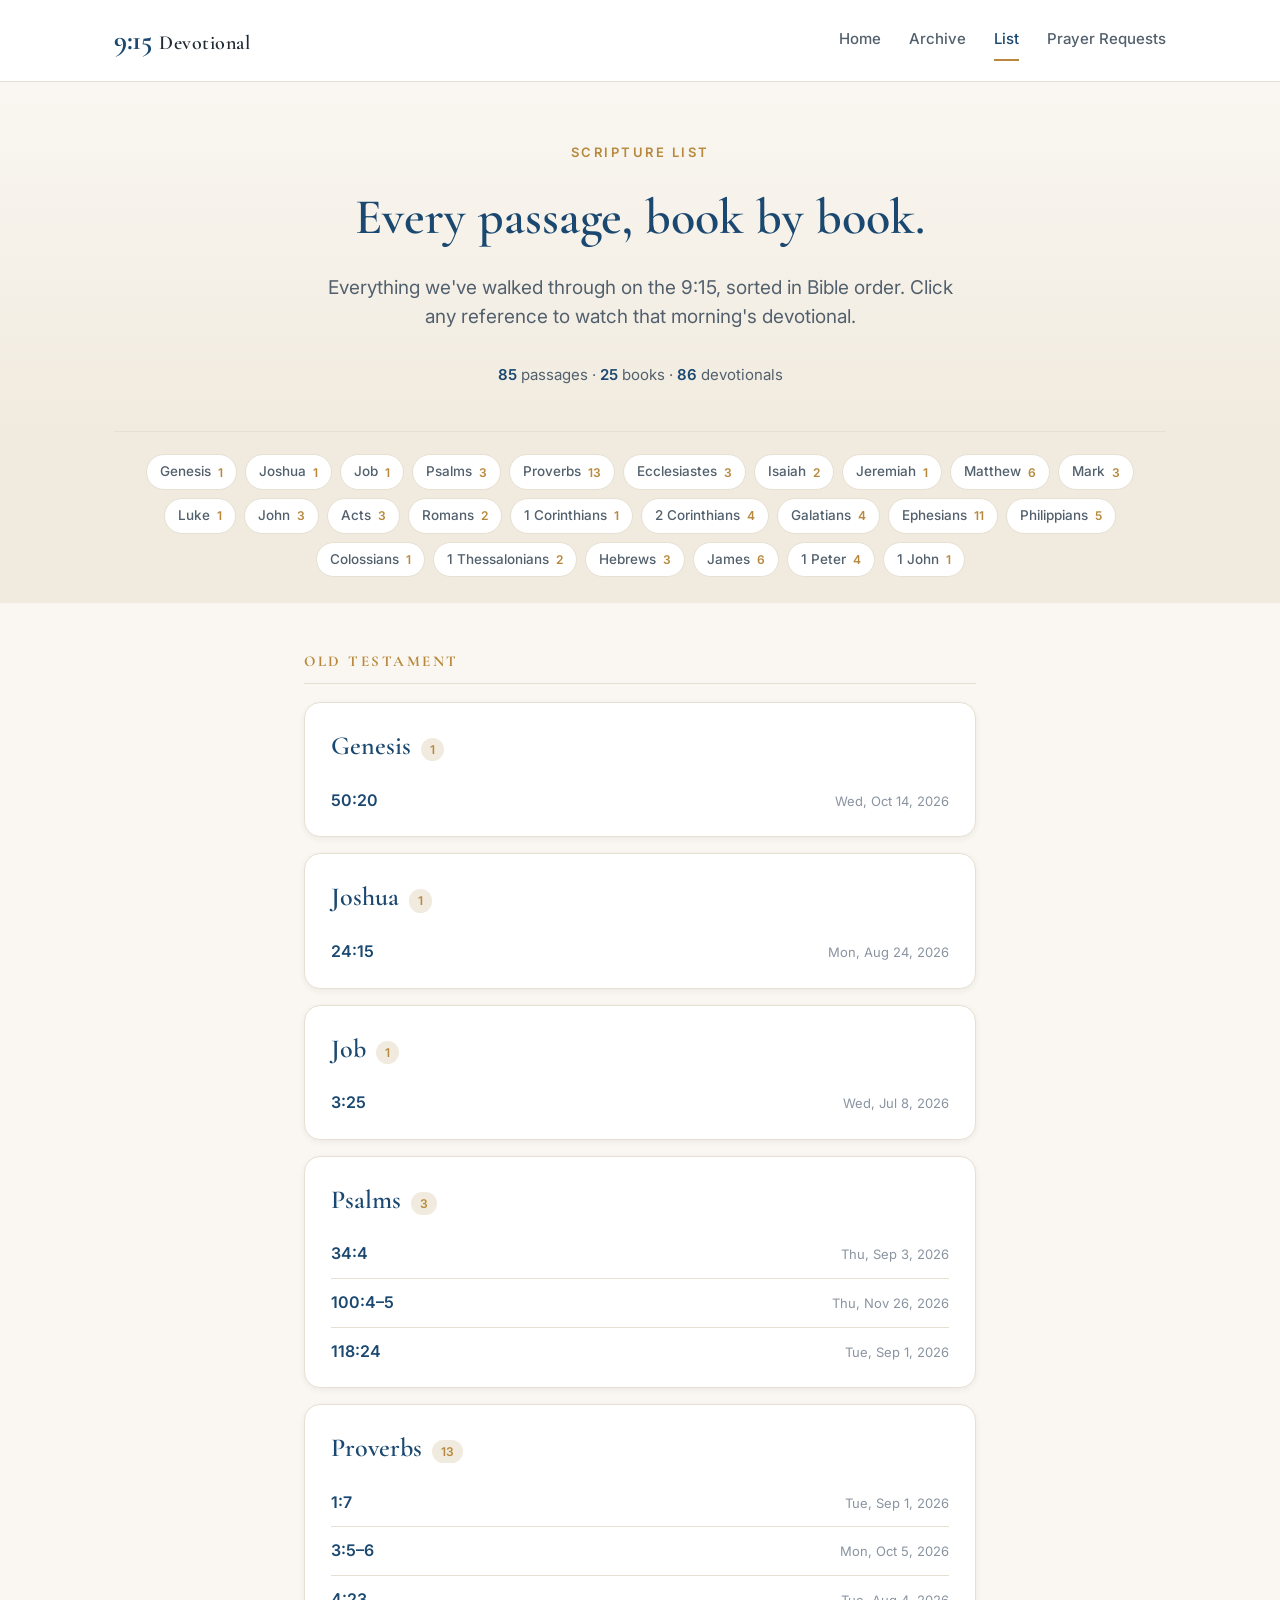
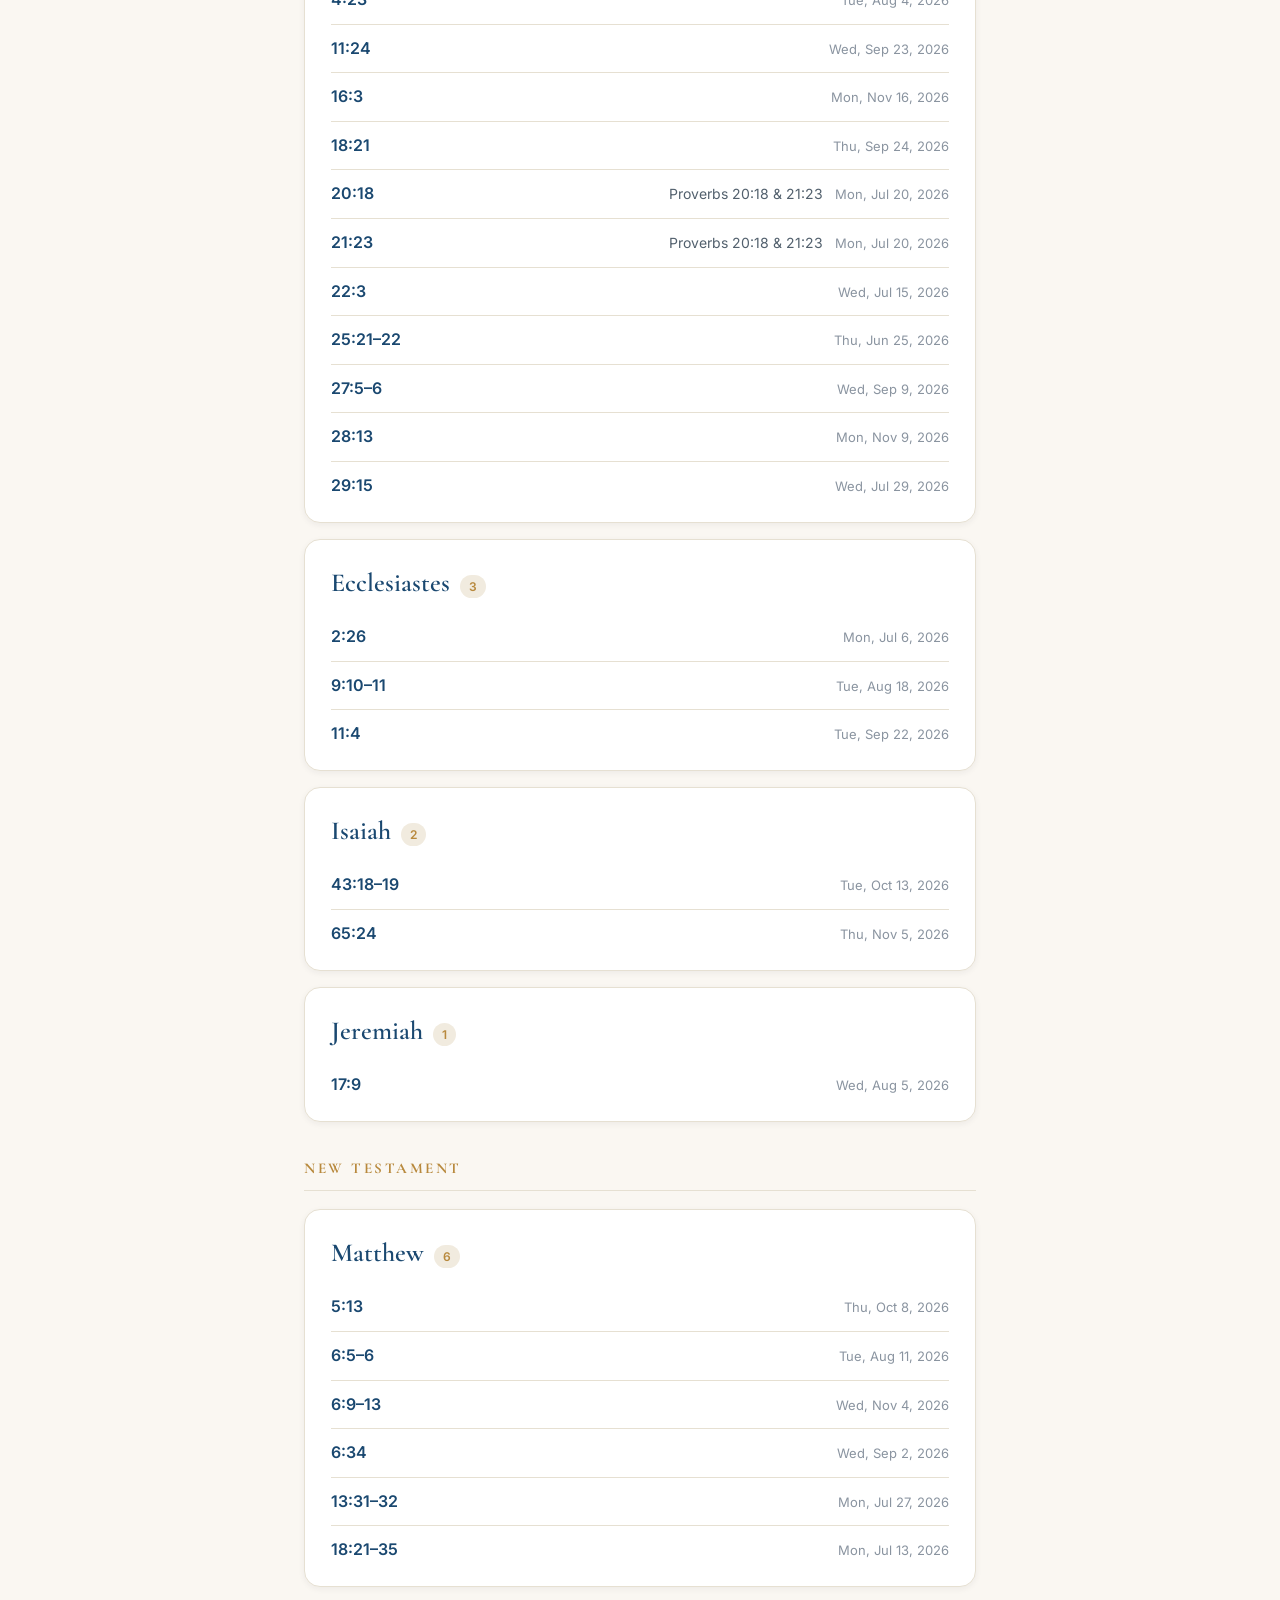
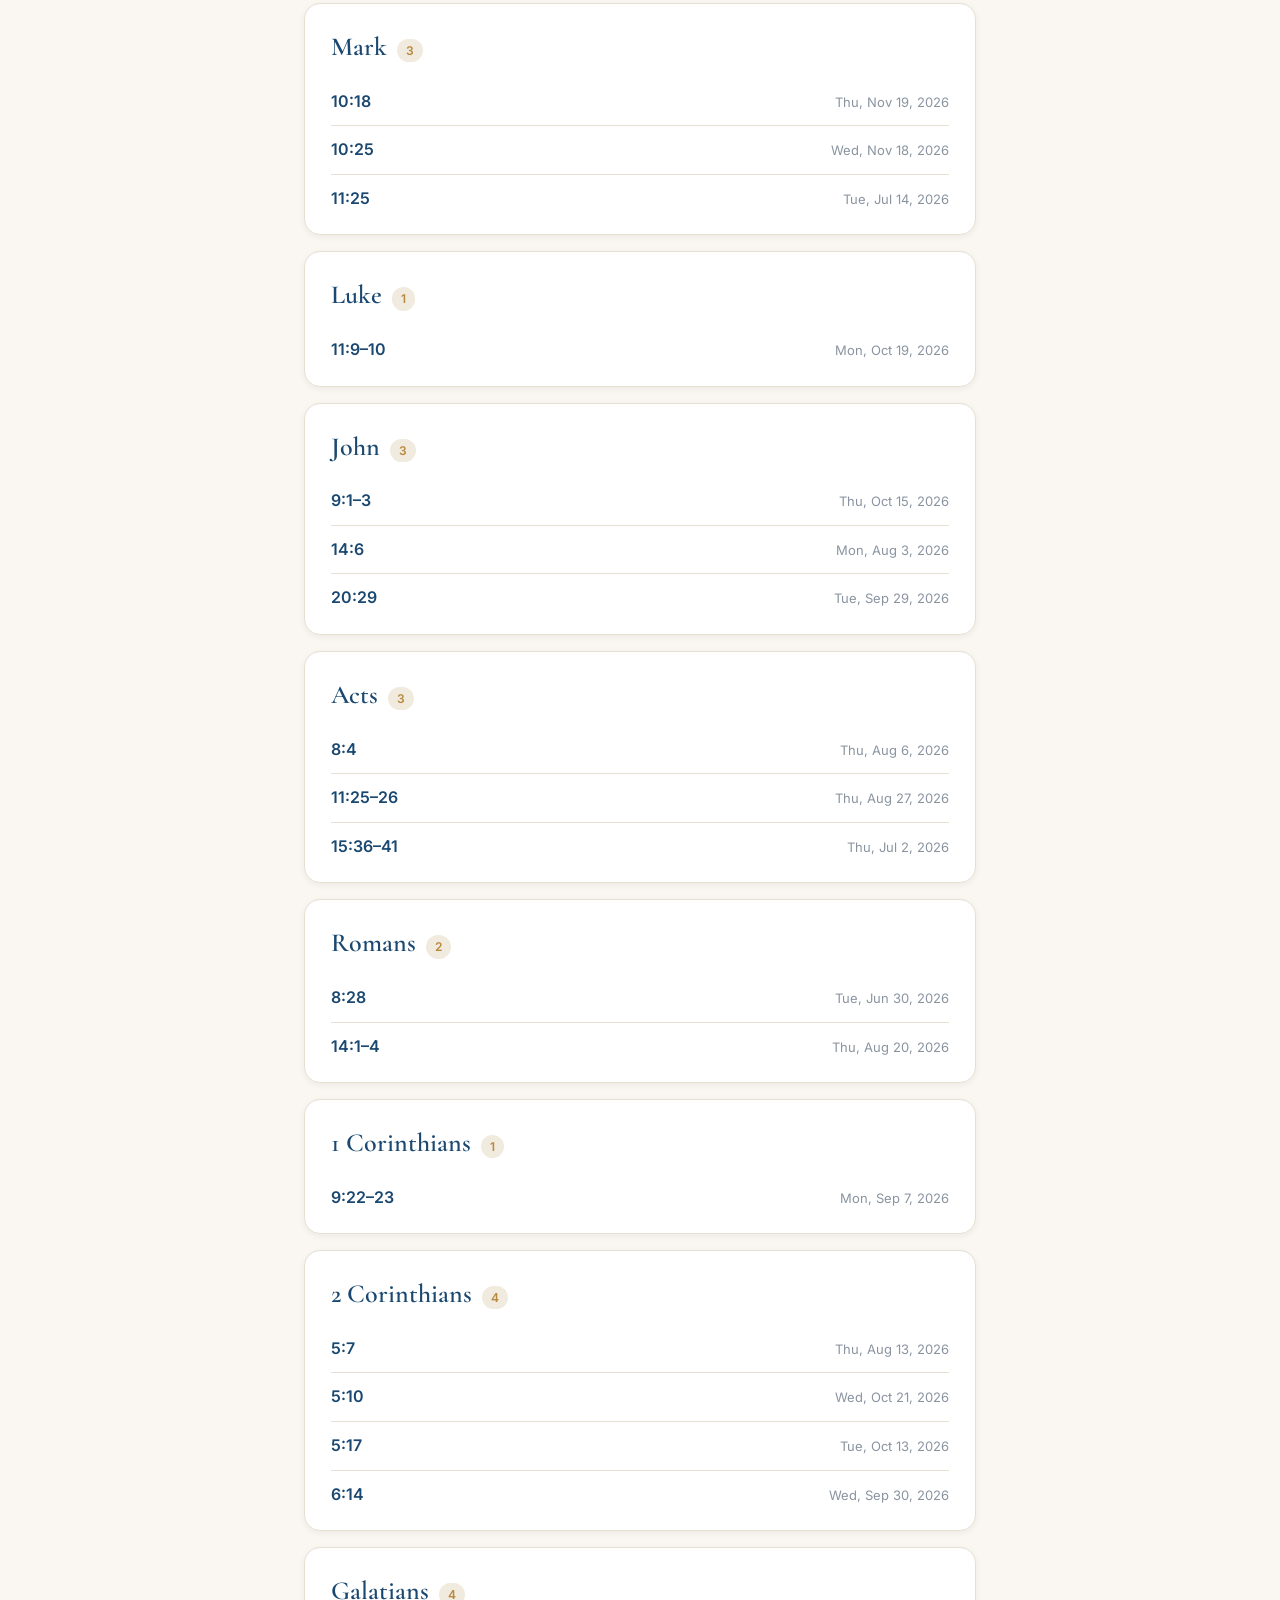
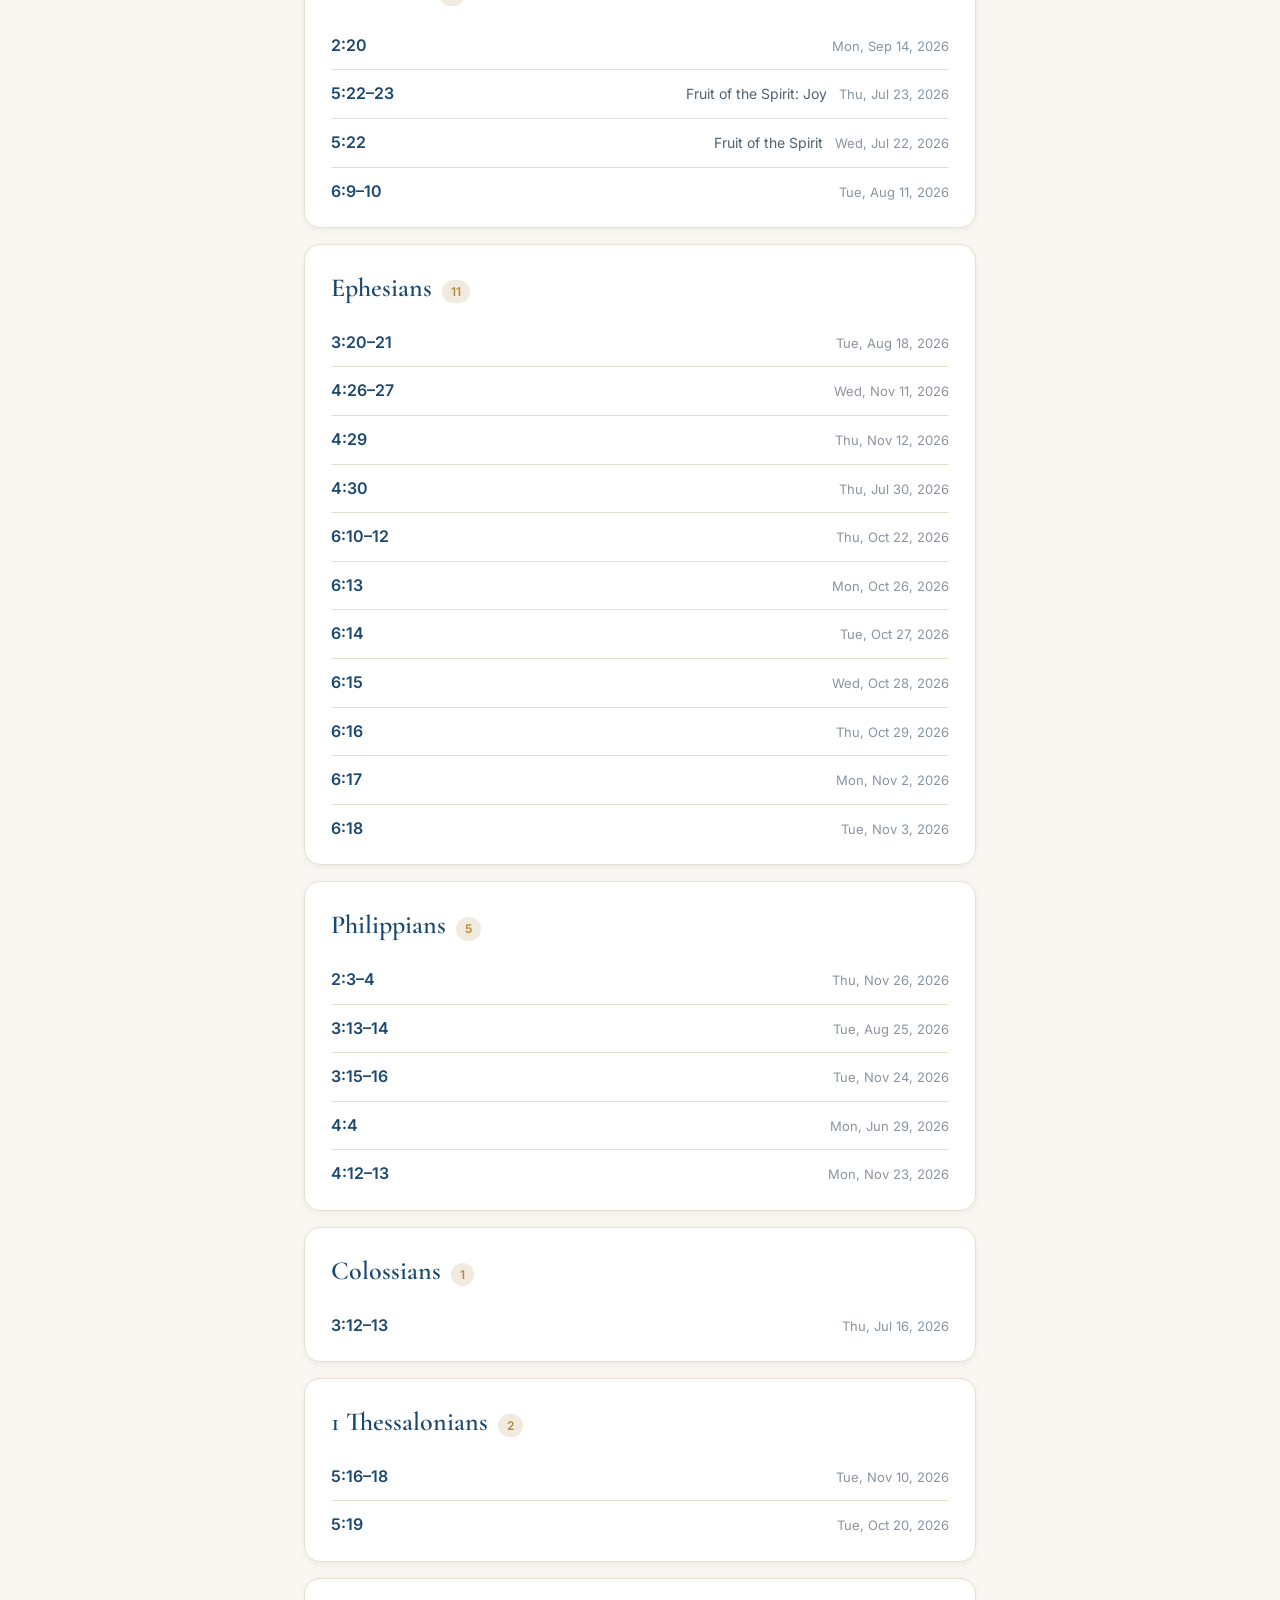
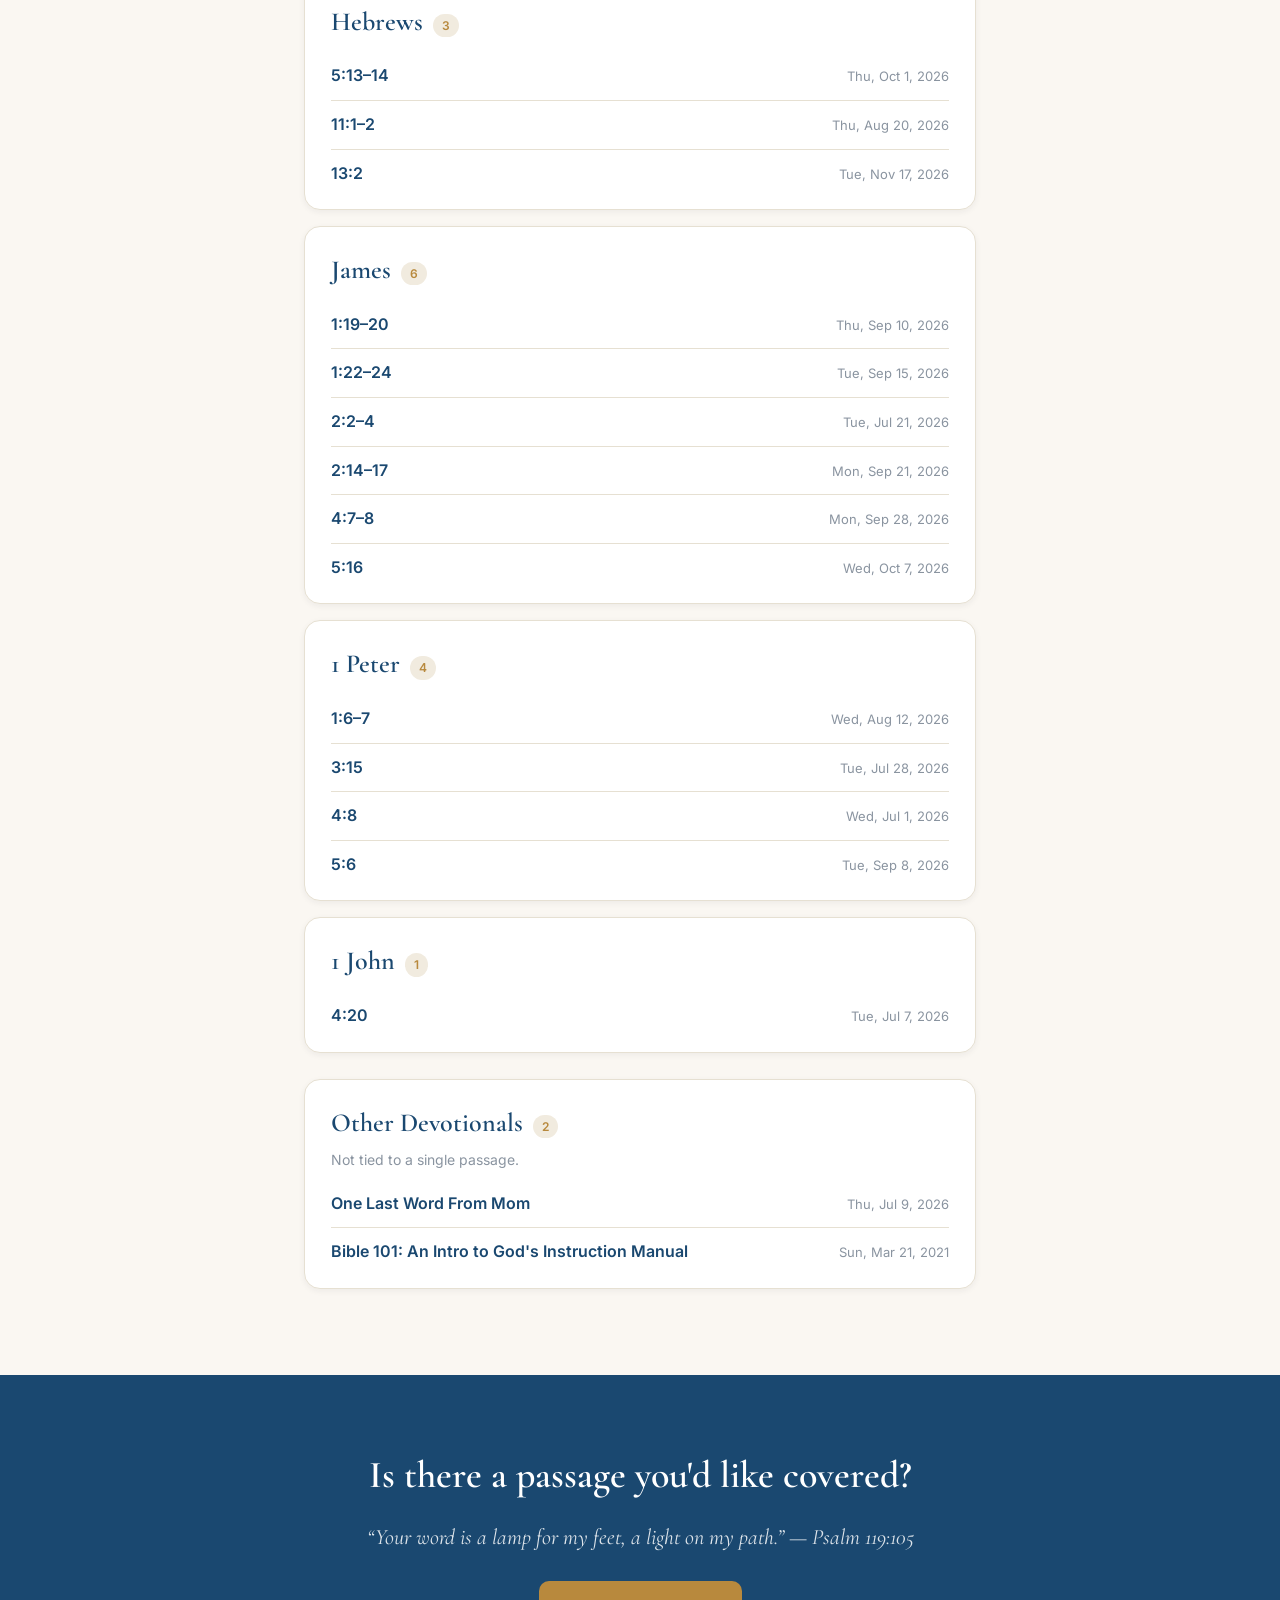
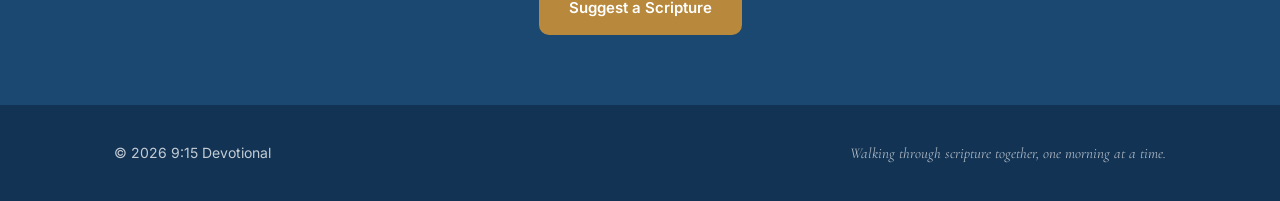
<file: list.html>
<!DOCTYPE html>
<html lang="en">
<head>
  <meta charset="UTF-8">
  <meta name="viewport" content="width=device-width, initial-scale=1.0">
  <title>Scripture List | 9:15 Devotional with DeWayne Dunko</title>
  <meta name="description" content="Every scripture DeWayne Dunko has covered on the 9:15 morning devotional, listed by book, chapter, and verse.">
  <link rel="canonical" href="https://915devotional.com/list.html">
  <meta property="og:title" content="Scripture List | 9:15 Devotional with DeWayne Dunko">
  <meta property="og:description" content="Every scripture DeWayne Dunko has covered on the 9:15 morning devotional, listed by book, chapter, and verse.">
  <meta property="og:type" content="website">
  <meta property="og:url" content="https://915devotional.com/list.html">
  <meta property="og:image" content="https://915devotional.com/images/dewayne.png">
  <link rel="stylesheet" href="styles.css">
  <link rel="preconnect" href="https://fonts.googleapis.com">
  <link rel="preconnect" href="https://fonts.gstatic.com" crossorigin>
  <link href="https://fonts.googleapis.com/css2?family=Cormorant+Garamond:wght@500;600;700&family=Inter:wght@400;500;600&display=swap" rel="stylesheet">
  <script type="application/ld+json">
{
  "@context": "https://schema.org",
  "@type": "WebPage",
  "name": "Scripture List",
  "url": "https://915devotional.com/list.html",
  "author": {
    "@type": "Person",
    "name": "DeWayne Dunko"
  }
}
</script>
</head>
<body>
  <header class="site-header">
    <div class="container header-inner">
      <a href="index.html" class="logo">
        <span class="logo-mark">9:15</span>
        <span class="logo-text">Devotional</span>
      </a>
      <nav class="nav">
        <a href="index.html">Home</a>
        <a href="devotionals.html">Archive</a>
        <a href="list.html" class="active">List</a>
        <a href="prayer.html">Prayer Requests</a>
      </nav>
    </div>
  </header>

  <section class="page-hero">
    <div class="container">
      <p class="eyebrow">Scripture List</p>
      <h1>Every passage, book by book.</h1>
      <p class="lede">Everything we've walked through on the 9:15, sorted in Bible order. Click any reference to watch that morning's devotional.</p>
      <p class="list-stats" id="list-stats"></p>
    </div>
  </section>

  <section class="book-jump">
    <div class="container">
      <div id="book-jump" class="book-jump-inner"></div>
    </div>
  </section>

  <section class="scripture-list">
    <div class="container narrow">
      <div id="scripture-list">
        <p class="loading">Loading scripture list…</p>
      </div>
    </div>
  </section>

  <section class="prayer-cta">
    <div class="container">
      <div class="prayer-cta-inner">
        <h2>Is there a passage you'd like covered?</h2>
        <p>&ldquo;Your word is a lamp for my feet, a light on my path.&rdquo; &mdash; Psalm 119:105</p>
        <a href="index.html#top" class="btn btn-primary">Suggest a Scripture</a>
      </div>
    </div>
  </section>

  <footer class="site-footer">
    <div class="container footer-inner">
      <p>&copy; <span id="year"></span> 9:15 Devotional</p>
      <p class="footer-note">Walking through scripture together, one morning at a time.</p>
    </div>
  </footer>
  <script src="script.js"></script>
</body>
</html>
</file>
<file: styles.css>
/* ============================================
   9:15 Devotional — Stylesheet
   Clean, faith-focused, mobile-first.
   ============================================ */

:root {
  --color-bg: #faf7f2;
  --color-bg-alt: #f1ebdf;
  --color-surface: #ffffff;
  --color-text: #1f2933;
  --color-text-soft: #52606d;
  --color-muted: #8a94a0;
  --color-accent: #1a4870;        /* deep navy — trustworthy, devotional */
  --color-accent-dark: #123354;
  --color-gold: #b8893d;           /* warm scripture gold */
  --color-gold-soft: #d8b370;
  --color-border: #e6e0d2;
  --shadow-sm: 0 2px 6px rgba(31, 41, 51, 0.06);
  --shadow-md: 0 8px 24px rgba(31, 41, 51, 0.08);
  --shadow-lg: 0 18px 48px rgba(31, 41, 51, 0.12);
  --radius: 10px;
  --radius-lg: 16px;
  --container: 1100px;
  --font-serif: "Cormorant Garamond", Georgia, "Times New Roman", serif;
  --font-sans: "Inter", -apple-system, BlinkMacSystemFont, "Segoe UI", Roboto, sans-serif;
}

* {
  box-sizing: border-box;
}

html, body {
  margin: 0;
  padding: 0;
}

body {
  font-family: var(--font-sans);
  color: var(--color-text);
  background: var(--color-bg);
  line-height: 1.6;
  -webkit-font-smoothing: antialiased;
  -moz-osx-font-smoothing: grayscale;
}

img {
  max-width: 100%;
  display: block;
}

a {
  color: var(--color-accent);
  text-decoration: none;
}
a:hover {
  text-decoration: underline;
}

.container {
  max-width: var(--container);
  margin: 0 auto;
  padding: 0 24px;
}

.container.narrow {
  max-width: 720px;
}

/* ---------- Header ---------- */

.site-header {
  background: var(--color-surface);
  border-bottom: 1px solid var(--color-border);
  position: sticky;
  top: 0;
  z-index: 50;
  backdrop-filter: blur(8px);
}

.header-inner {
  display: flex;
  align-items: center;
  justify-content: space-between;
  padding: 18px 24px;
  gap: 24px;
}

.logo {
  display: flex;
  align-items: baseline;
  gap: 8px;
  text-decoration: none;
  color: var(--color-accent);
}

.logo-mark {
  font-family: var(--font-serif);
  font-size: 28px;
  font-weight: 700;
  color: var(--color-accent);
  letter-spacing: -0.5px;
}

.logo-text {
  font-family: var(--font-serif);
  font-size: 20px;
  color: var(--color-text);
  font-weight: 600;
  letter-spacing: 0.5px;
}

.nav {
  display: flex;
  gap: 28px;
  align-items: center;
}

.nav a {
  color: var(--color-text-soft);
  text-decoration: none;
  font-weight: 500;
  font-size: 15px;
  padding: 8px 0;
  border-bottom: 2px solid transparent;
  transition: color 0.15s, border-color 0.15s;
}

.nav a:hover {
  color: var(--color-accent);
}

.nav a.active {
  color: var(--color-accent);
  border-bottom-color: var(--color-gold);
}

/* ---------- Hero banner image ---------- */

.hero-banner {
  padding: 28px 0 0;
  background: var(--color-bg);
}

.hero-banner-img {
  width: 100%;
  height: auto;
  border-radius: var(--radius-lg);
  box-shadow: var(--shadow-lg);
}

.hero-banner + .hero {
  padding-top: 44px;
}

@media (max-width: 580px) {
  .hero-banner {
    padding-top: 16px;
  }
  .hero-banner + .hero {
    padding-top: 28px;
  }
}

/* ---------- Hero ---------- */

.hero {
  padding: 80px 0 60px;
  text-align: center;
  background: linear-gradient(180deg, var(--color-bg) 0%, var(--color-bg-alt) 100%);
}

.eyebrow {
  font-size: 13px;
  text-transform: uppercase;
  letter-spacing: 2.5px;
  color: var(--color-gold);
  font-weight: 600;
  margin: 0 0 14px;
}

.hero h1 {
  font-family: var(--font-serif);
  font-size: clamp(40px, 6vw, 64px);
  font-weight: 600;
  line-height: 1.1;
  margin: 0 0 20px;
  color: var(--color-accent);
  letter-spacing: -0.5px;
}

.lede {
  font-size: 19px;
  color: var(--color-text-soft);
  max-width: 640px;
  margin: 0 auto 32px;
  line-height: 1.55;
}

.hero-cta {
  display: flex;
  gap: 14px;
  justify-content: center;
  flex-wrap: wrap;
}

/* ---------- Scripture suggestion (hero) ---------- */

.scripture-ask {
  max-width: 620px;
  margin: 44px auto 0;
  text-align: left;
}

.scripture-ask-card {
  background: var(--color-surface);
  border: 1px solid var(--color-border);
  border-radius: var(--radius-lg);
  box-shadow: var(--shadow-md);
  padding: 30px 32px 28px;
}

.scripture-ask-card h2 {
  font-family: var(--font-serif);
  font-size: 27px;
  font-weight: 600;
  color: var(--color-accent);
  margin: 0 0 8px;
  text-align: center;
}

.scripture-ask-note {
  font-size: 15px;
  color: var(--color-text-soft);
  line-height: 1.5;
  margin: 0 0 22px;
  text-align: center;
}

.scripture-ask .field { margin-bottom: 16px; }

.scripture-ask textarea {
  min-height: 84px;
}

.scripture-ask button[type="submit"] {
  width: 100%;
  margin-top: 4px;
}

.scripture-ask .form-success {
  padding: 12px 0 6px;
}

.scripture-ask .form-success h3 {
  font-size: 26px;
}

.field-row {
  display: grid;
  grid-template-columns: 1fr 1fr;
  gap: 16px;
}

@media (max-width: 560px) {
  .scripture-ask { margin-top: 34px; }
  .scripture-ask-card { padding: 24px 20px; }
  .field-row { grid-template-columns: 1fr; gap: 0; }
}

.sr-only {
  position: absolute;
  width: 1px;
  height: 1px;
  padding: 0;
  margin: -1px;
  overflow: hidden;
  clip: rect(0, 0, 0, 0);
  white-space: nowrap;
  border: 0;
}

/* ---------- Page hero (other pages) ---------- */

.page-hero {
  padding: 60px 0 40px;
  background: linear-gradient(180deg, var(--color-bg) 0%, var(--color-bg-alt) 100%);
  text-align: center;
}

.page-hero h1 {
  font-family: var(--font-serif);
  font-size: clamp(34px, 5vw, 50px);
  font-weight: 600;
  margin: 0 0 16px;
  color: var(--color-accent);
}

/* ---------- Buttons ---------- */

.btn {
  display: inline-block;
  padding: 13px 28px;
  border-radius: var(--radius);
  font-weight: 600;
  font-size: 15px;
  text-decoration: none;
  cursor: pointer;
  border: 2px solid transparent;
  transition: transform 0.1s, box-shadow 0.15s, background 0.15s;
  font-family: var(--font-sans);
}

.btn:hover {
  text-decoration: none;
  transform: translateY(-1px);
  box-shadow: var(--shadow-md);
}

.btn:active {
  transform: translateY(0);
}

.btn-primary {
  background: var(--color-accent);
  color: white;
}

.btn-primary:hover {
  background: var(--color-accent-dark);
  color: white;
}

.btn-ghost {
  background: transparent;
  color: var(--color-accent);
  border-color: var(--color-accent);
}

.btn-ghost:hover {
  background: var(--color-accent);
  color: white;
}

.btn-lg {
  padding: 16px 36px;
  font-size: 16px;
}

/* ---------- Host strip (Brought to you by) ---------- */

.host-strip {
  padding: 26px 0;
  background: var(--color-surface);
  border-bottom: 1px solid var(--color-border);
}

.host-strip-inner {
  display: flex;
  align-items: center;
  justify-content: center;
  gap: 18px;
  flex-wrap: wrap;
}

.host-photo {
  width: 64px;
  height: 64px;
  border-radius: 50%;
  overflow: hidden;
  background: var(--color-bg-alt);
  border: 2px solid var(--color-gold);
  flex-shrink: 0;
  display: flex;
  align-items: center;
  justify-content: center;
}

.host-photo img {
  width: 100%;
  height: 100%;
  object-fit: cover;
}

/* Fallback when the photo file isn't there yet */
.host-photo-placeholder::before {
  content: "DD";
  font-family: var(--font-serif);
  font-weight: 700;
  font-size: 22px;
  color: var(--color-accent);
  letter-spacing: 1px;
}

.host-text {
  text-align: left;
}

.host-label {
  margin: 0;
  font-size: 12px;
  letter-spacing: 2px;
  text-transform: uppercase;
  color: var(--color-gold);
  font-weight: 600;
}

.host-name {
  margin: 2px 0 0;
  font-family: var(--font-serif);
  font-size: 22px;
  font-weight: 600;
  color: var(--color-accent);
  letter-spacing: 0.3px;
}

@media (max-width: 480px) {
  .host-strip-inner {
    gap: 14px;
  }
  .host-photo {
    width: 56px;
    height: 56px;
  }
  .host-name {
    font-size: 19px;
  }
}

/* ---------- Join Live card ---------- */

.join-live {
  padding: 60px 0;
}

.join-card {
  background: var(--color-surface);
  border-radius: var(--radius-lg);
  box-shadow: var(--shadow-lg);
  border: 1px solid var(--color-border);
  border-top: 4px solid var(--color-gold);
  overflow: hidden;
}

.join-card-body {
  padding: 48px 40px;
  text-align: center;
}

.join-card h2 {
  font-family: var(--font-serif);
  font-size: 36px;
  font-weight: 600;
  margin: 0 0 12px;
  color: var(--color-accent);
}

.join-card p {
  color: var(--color-text-soft);
  font-size: 17px;
  max-width: 560px;
  margin: 0 auto 16px;
}

.schedule-note {
  font-size: 15px !important;
  color: var(--color-gold) !important;
  font-weight: 500;
  margin-bottom: 28px !important;
}

.meeting-id {
  font-size: 14px !important;
  color: var(--color-muted) !important;
  margin-top: 18px !important;
  font-family: var(--font-sans);
}

/* ---------- Section heads ---------- */

.section-head {
  display: flex;
  align-items: baseline;
  justify-content: space-between;
  margin-bottom: 28px;
  flex-wrap: wrap;
  gap: 12px;
}

.section-head h2 {
  font-family: var(--font-serif);
  font-size: 32px;
  font-weight: 600;
  margin: 0;
  color: var(--color-accent);
}

.view-all {
  font-size: 15px;
  font-weight: 500;
  color: var(--color-accent);
}

/* ---------- Latest devotional (featured) ---------- */

.latest {
  padding: 30px 0 50px;
}

.latest-card {
  background: var(--color-surface);
  border-radius: var(--radius-lg);
  box-shadow: var(--shadow-md);
  border: 1px solid var(--color-border);
  overflow: hidden;
  display: grid;
  grid-template-columns: 1.4fr 1fr;
}

@media (max-width: 760px) {
  .latest-card {
    grid-template-columns: 1fr;
  }
}

.latest-card .video-wrap {
  position: relative;
  width: 100%;
  padding-top: 56.25%; /* 16:9 */
  background: #000;
}

.latest-card .video-wrap iframe {
  position: absolute;
  inset: 0;
  width: 100%;
  height: 100%;
  border: 0;
}

.latest-card .latest-meta {
  padding: 36px 36px;
  display: flex;
  flex-direction: column;
  justify-content: center;
}

.latest-card .latest-date {
  font-size: 13px;
  color: var(--color-gold);
  font-weight: 600;
  letter-spacing: 1.5px;
  text-transform: uppercase;
  margin: 0 0 8px;
}

.latest-card h3 {
  font-family: var(--font-serif);
  font-size: 28px;
  font-weight: 600;
  margin: 0 0 14px;
  color: var(--color-accent);
  line-height: 1.2;
}

.latest-card .scriptures {
  font-size: 14px;
  color: var(--color-text-soft);
  margin: 0 0 16px;
}

.scriptures-label {
  font-weight: 600;
  color: var(--color-text);
}

.latest-card .summary {
  color: var(--color-text-soft);
  font-size: 15px;
  margin: 0;
}

/* ---------- Card grid ---------- */

.recent {
  padding: 30px 0 70px;
}

.archive {
  padding: 40px 0 80px;
}

.card-grid {
  display: grid;
  grid-template-columns: repeat(3, 1fr);
  gap: 24px;
}

@media (max-width: 920px) {
  .card-grid { grid-template-columns: repeat(2, 1fr); }
}
@media (max-width: 600px) {
  .card-grid { grid-template-columns: 1fr; }
}

.devo-card {
  background: var(--color-surface);
  border-radius: var(--radius);
  box-shadow: var(--shadow-sm);
  border: 1px solid var(--color-border);
  overflow: hidden;
  display: flex;
  flex-direction: column;
  transition: transform 0.15s, box-shadow 0.15s;
}

.devo-card:hover {
  transform: translateY(-3px);
  box-shadow: var(--shadow-md);
}

.devo-card .video-wrap {
  position: relative;
  width: 100%;
  padding-top: 56.25%;
  background: #000;
}

.devo-card .video-wrap iframe {
  position: absolute;
  inset: 0;
  width: 100%;
  height: 100%;
  border: 0;
}

.devo-card .card-body {
  padding: 20px 22px 22px;
  flex: 1;
  display: flex;
  flex-direction: column;
}

.devo-card .card-date {
  font-size: 12px;
  color: var(--color-gold);
  font-weight: 600;
  letter-spacing: 1.5px;
  text-transform: uppercase;
  margin: 0 0 6px;
}

.devo-card h3 {
  font-family: var(--font-serif);
  font-size: 22px;
  font-weight: 600;
  margin: 0 0 10px;
  color: var(--color-accent);
  line-height: 1.25;
}

.devo-card .scriptures {
  font-size: 13.5px;
  color: var(--color-text-soft);
  margin: 0;
}

.devo-card .summary {
  font-size: 14px;
  color: var(--color-text-soft);
  margin: 10px 0 0;
}

/* ---------- Search bar ---------- */

.search-bar {
  margin: 24px auto 0;
  max-width: 540px;
  position: relative;
}

.search-bar input {
  width: 100%;
  padding: 14px 18px;
  font-size: 15px;
  border: 1px solid var(--color-border);
  border-radius: var(--radius);
  background: var(--color-surface);
  font-family: var(--font-sans);
  transition: border-color 0.15s, box-shadow 0.15s;
}

.search-bar input:focus {
  outline: none;
  border-color: var(--color-accent);
  box-shadow: 0 0 0 3px rgba(26, 72, 112, 0.12);
}

.search-count {
  display: block;
  margin-top: 10px;
  font-size: 13px;
  color: var(--color-muted);
}

/* ---------- Prayer CTA ---------- */

.prayer-cta {
  background: var(--color-accent);
  color: white;
  padding: 70px 0;
  text-align: center;
}

.prayer-cta-inner h2 {
  font-family: var(--font-serif);
  font-size: 38px;
  font-weight: 600;
  margin: 0 0 14px;
  color: white;
}

.prayer-cta-inner p {
  font-family: var(--font-serif);
  font-size: 22px;
  color: rgba(255, 255, 255, 0.85);
  font-style: italic;
  margin: 0 0 26px;
}

.prayer-cta .btn-primary {
  background: var(--color-gold);
  color: white;
}
.prayer-cta .btn-primary:hover {
  background: var(--color-gold-soft);
}

/* ---------- Prayer form ---------- */

.prayer-form-section {
  padding: 50px 0 80px;
}

.form-card {
  background: var(--color-surface);
  border-radius: var(--radius-lg);
  box-shadow: var(--shadow-md);
  border: 1px solid var(--color-border);
  padding: 44px 40px;
}

@media (max-width: 600px) {
  .form-card { padding: 28px 22px; }
}

.field {
  margin-bottom: 22px;
}

.field label {
  display: block;
  font-weight: 600;
  margin-bottom: 8px;
  font-size: 14.5px;
  color: var(--color-text);
}

.optional {
  font-weight: 400;
  color: var(--color-muted);
  font-size: 13px;
}

.field input[type="text"],
.field input[type="email"],
.field textarea {
  width: 100%;
  padding: 12px 14px;
  font-size: 15px;
  border: 1px solid var(--color-border);
  border-radius: var(--radius);
  background: var(--color-bg);
  font-family: var(--font-sans);
  color: var(--color-text);
  transition: border-color 0.15s, box-shadow 0.15s;
}

.field input:focus,
.field textarea:focus {
  outline: none;
  border-color: var(--color-accent);
  box-shadow: 0 0 0 3px rgba(26, 72, 112, 0.12);
  background: white;
}

.field textarea {
  resize: vertical;
  min-height: 140px;
}

.checkbox-field label {
  display: flex;
  align-items: center;
  gap: 10px;
  font-weight: 500;
  cursor: pointer;
  font-size: 14.5px;
  color: var(--color-text-soft);
}

.checkbox-field input[type="checkbox"] {
  width: 18px;
  height: 18px;
  margin: 0;
  accent-color: var(--color-accent);
}

.form-note {
  text-align: center;
  margin: 18px 0 0;
  font-size: 13.5px;
  color: var(--color-muted);
}

.form-card button[type="submit"] {
  width: 100%;
  margin-top: 6px;
}

.form-success {
  text-align: center;
  padding: 30px 0;
}

.form-success h3 {
  font-family: var(--font-serif);
  font-size: 30px;
  color: var(--color-accent);
  margin: 0 0 14px;
}

.form-success p {
  font-size: 16px;
  color: var(--color-text-soft);
  margin: 8px 0;
}

.hidden {
  display: none;
}

/* ---------- Loading & empty states ---------- */

.loading,
.empty-state {
  color: var(--color-muted);
  font-style: italic;
  font-size: 15px;
  text-align: center;
  padding: 30px;
  grid-column: 1 / -1;
}

/* ---------- Footer ---------- */

.site-footer {
  background: var(--color-accent-dark);
  color: rgba(255, 255, 255, 0.75);
  padding: 36px 0;
  margin-top: 0;
}

.footer-inner {
  display: flex;
  justify-content: space-between;
  align-items: center;
  flex-wrap: wrap;
  gap: 12px;
}

.footer-inner p {
  margin: 0;
  font-size: 14px;
}

.footer-note {
  font-family: var(--font-serif);
  font-style: italic;
  font-size: 15px !important;
  color: rgba(255, 255, 255, 0.65);
}

/* ---------- Mobile nav ---------- */

@media (max-width: 580px) {
  .header-inner {
    flex-direction: column;
    gap: 12px;
    padding: 14px 20px;
  }
  .nav {
    gap: 18px;
    font-size: 14px;
  }
  .hero {
    padding: 50px 0 40px;
  }
  .join-card-body {
    padding: 32px 24px;
  }
  .join-card h2 {
    font-size: 28px;
  }
  .latest-card .latest-meta {
    padding: 24px;
  }
}

/* ---------- Scripture List page ---------- */

.list-stats {
  font-size: 15px;
  color: var(--color-text-soft);
  margin: 6px 0 0;
}

.list-stats strong {
  color: var(--color-accent);
  font-weight: 600;
}

.book-jump {
  padding: 4px 0 0;
  background: var(--color-bg-alt);
}

.book-jump-inner {
  display: flex;
  flex-wrap: wrap;
  gap: 8px;
  justify-content: center;
  padding: 22px 0 26px;
  border-top: 1px solid var(--color-border);
}

.jump-chip {
  display: inline-flex;
  align-items: center;
  gap: 7px;
  padding: 6px 13px;
  border-radius: 999px;
  background: var(--color-surface);
  border: 1px solid var(--color-border);
  font-size: 13.5px;
  font-weight: 500;
  color: var(--color-text-soft);
  text-decoration: none;
  transition: border-color 0.15s, color 0.15s, box-shadow 0.15s;
}

.jump-chip:hover {
  color: var(--color-accent);
  border-color: var(--color-gold-soft);
  box-shadow: var(--shadow-sm);
  text-decoration: none;
}

.jump-chip span {
  font-size: 12px;
  font-weight: 600;
  color: var(--color-gold);
}

.scripture-list {
  padding: 46px 0 70px;
}

.testament-block {
  margin-bottom: 14px;
}

.testament-head {
  font-family: var(--font-serif);
  font-size: 15px;
  letter-spacing: 2.5px;
  text-transform: uppercase;
  font-weight: 700;
  color: var(--color-gold);
  margin: 34px 0 18px;
  padding-bottom: 10px;
  border-bottom: 1px solid var(--color-border);
}

.testament-block:first-child .testament-head {
  margin-top: 0;
}

.book-block {
  background: var(--color-surface);
  border: 1px solid var(--color-border);
  border-radius: var(--radius-lg);
  box-shadow: var(--shadow-sm);
  padding: 22px 26px 12px;
  margin-bottom: 16px;
  scroll-margin-top: 24px;
}

.book-head {
  font-family: var(--font-serif);
  font-size: 26px;
  font-weight: 600;
  color: var(--color-accent);
  margin: 0 0 10px;
  display: flex;
  align-items: baseline;
  gap: 10px;
}

.book-count {
  font-family: var(--font-sans);
  font-size: 12px;
  font-weight: 600;
  color: var(--color-gold);
  background: var(--color-bg-alt);
  border-radius: 999px;
  padding: 2px 9px;
}

.book-note {
  margin: -4px 0 8px;
  font-size: 14px;
  color: var(--color-muted);
}

.verse-list {
  list-style: none;
  margin: 0;
  padding: 0;
}

.verse-row + .verse-row {
  border-top: 1px solid var(--color-border);
}

.verse-link {
  display: flex;
  align-items: baseline;
  justify-content: space-between;
  gap: 16px;
  padding: 11px 10px;
  margin: 0 -10px;
  border-radius: var(--radius);
  text-decoration: none;
  transition: background 0.15s;
}

.verse-link:hover {
  background: var(--color-bg);
  text-decoration: none;
}

.verse-ref {
  font-weight: 600;
  font-size: 16px;
  color: var(--color-accent);
  white-space: nowrap;
}

.verse-ref-wide {
  white-space: normal;
}

.verse-meta {
  display: flex;
  align-items: baseline;
  gap: 12px;
  text-align: right;
  min-width: 0;
}

.verse-title {
  font-size: 14px;
  color: var(--color-text-soft);
  overflow: hidden;
  text-overflow: ellipsis;
  white-space: nowrap;
}

.verse-date {
  font-size: 13px;
  color: var(--color-muted);
  white-space: nowrap;
}

.other-block {
  margin-top: 26px;
}

@media (max-width: 620px) {
  .book-block { padding: 20px 18px 10px; }
  .book-head { font-size: 23px; }
  .verse-link {
    flex-direction: column;
    align-items: flex-start;
    gap: 3px;
  }
  .verse-meta {
    text-align: left;
    gap: 10px;
    flex-wrap: wrap;
  }
  .verse-title { white-space: normal; }
}

@media (max-width: 580px) {
  .nav { gap: 14px; }
}

/* Links from cards to each video's own page (archive/<slug>.html, built by build.py) */
.devo-card h3 a, .latest-meta h3 a { color: inherit; text-decoration: none; }
.devo-card h3 a:hover, .latest-meta h3 a:hover { color: var(--color-accent); text-decoration: underline; }
.page-link { margin: 10px 0 0; font-size: 14px; font-weight: 600; }
.page-link a { color: var(--color-accent); }
</file>
